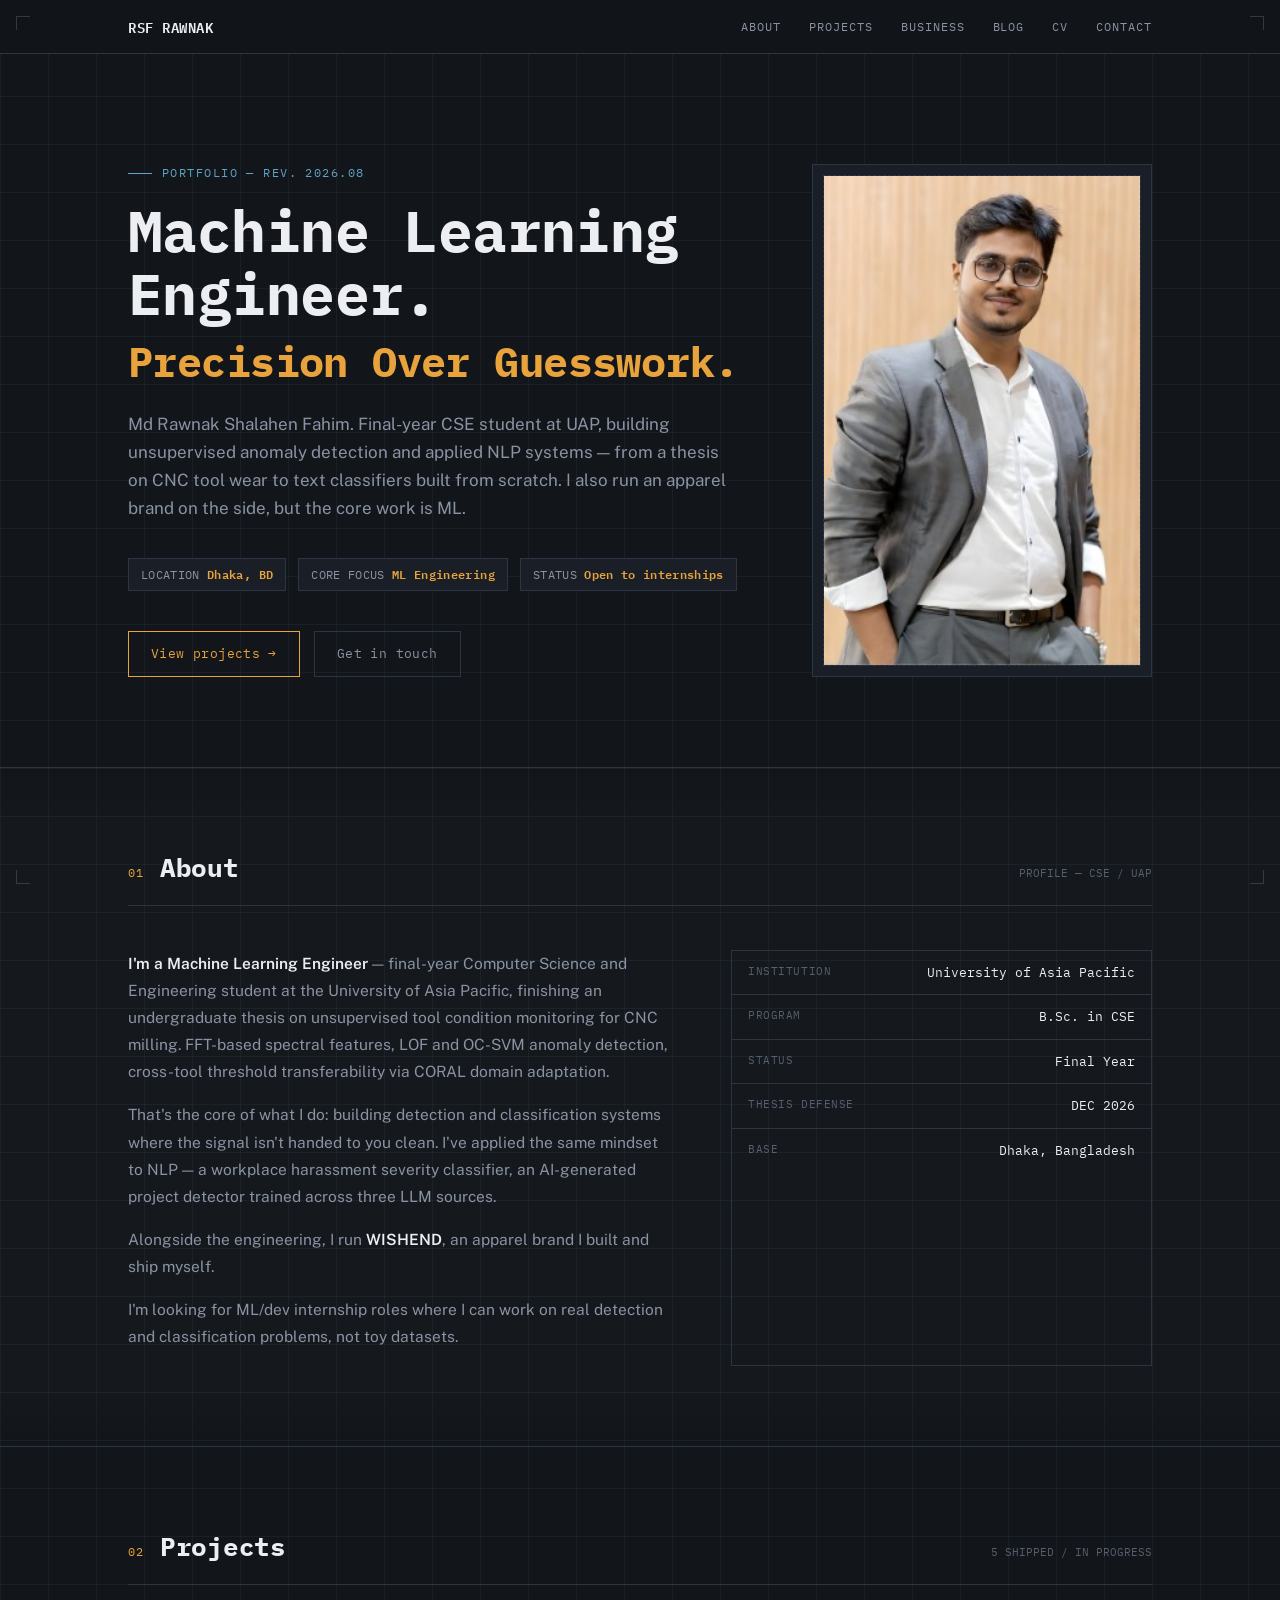
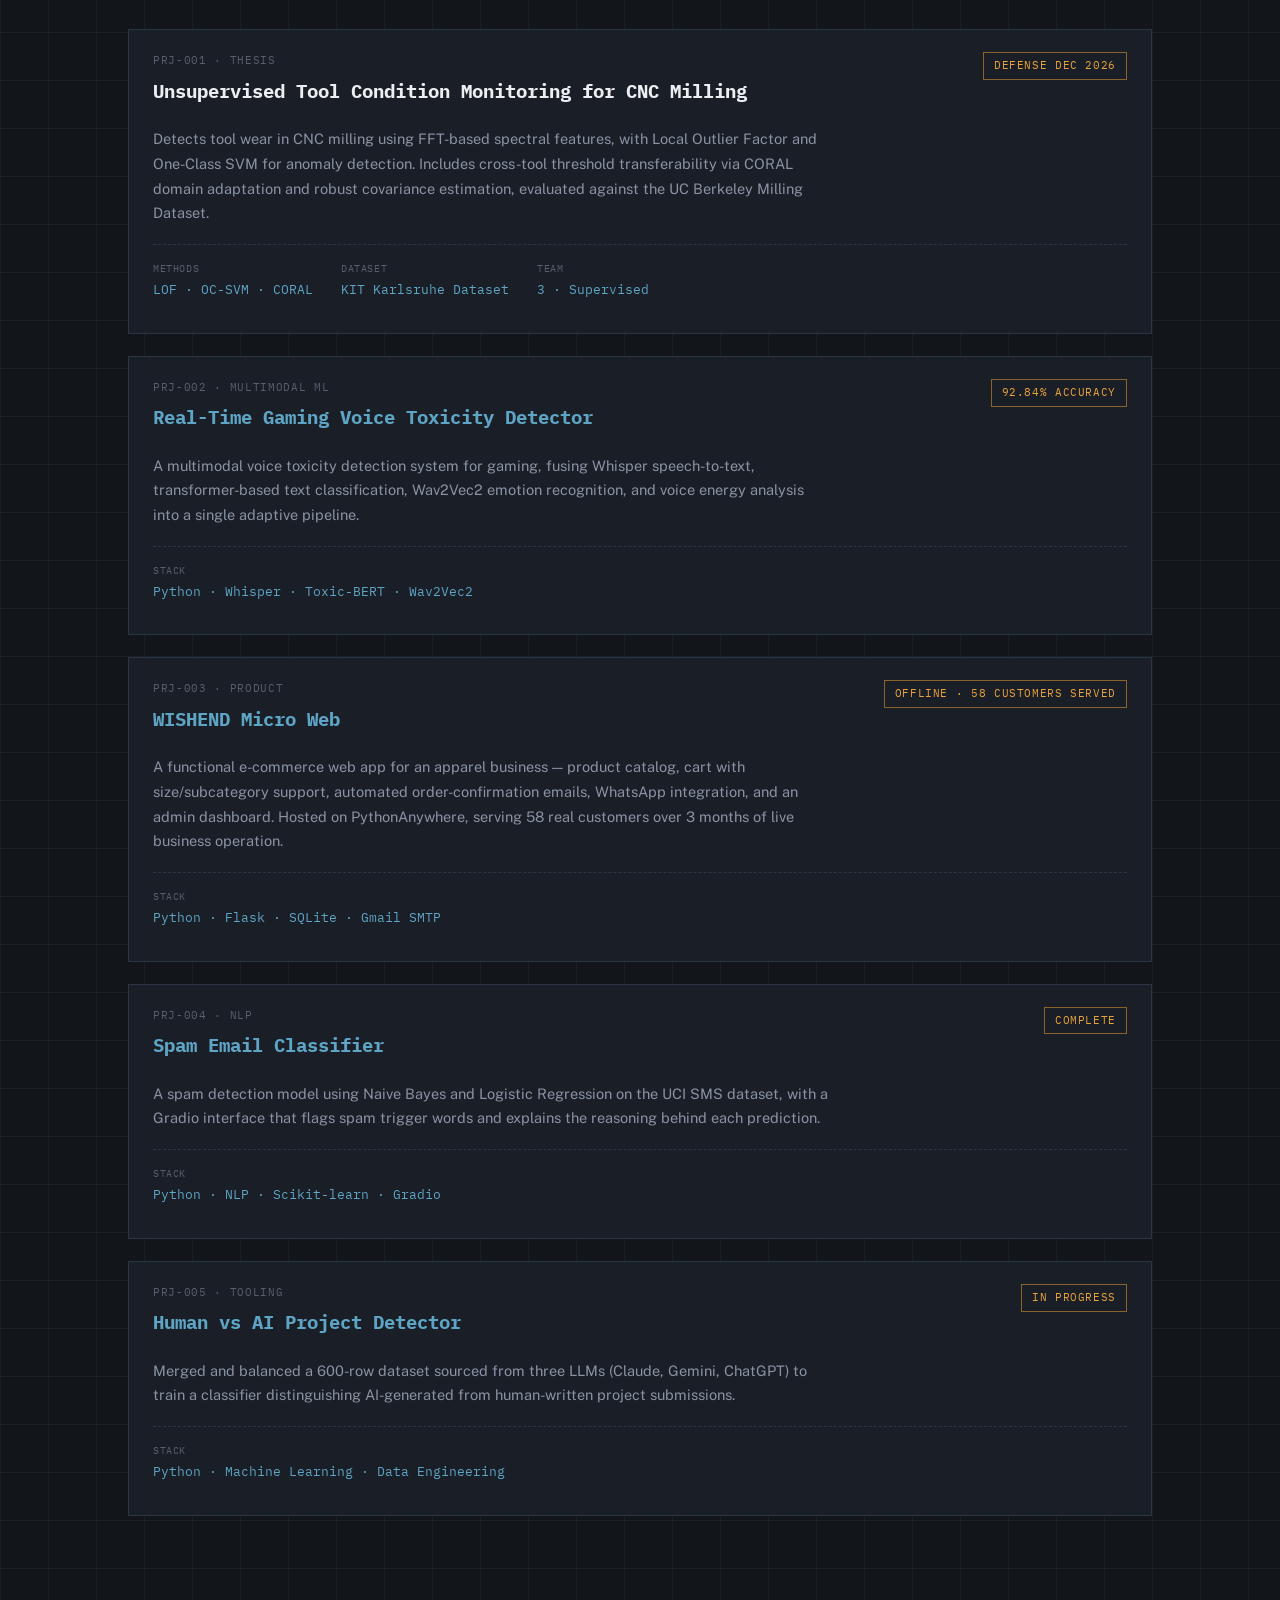
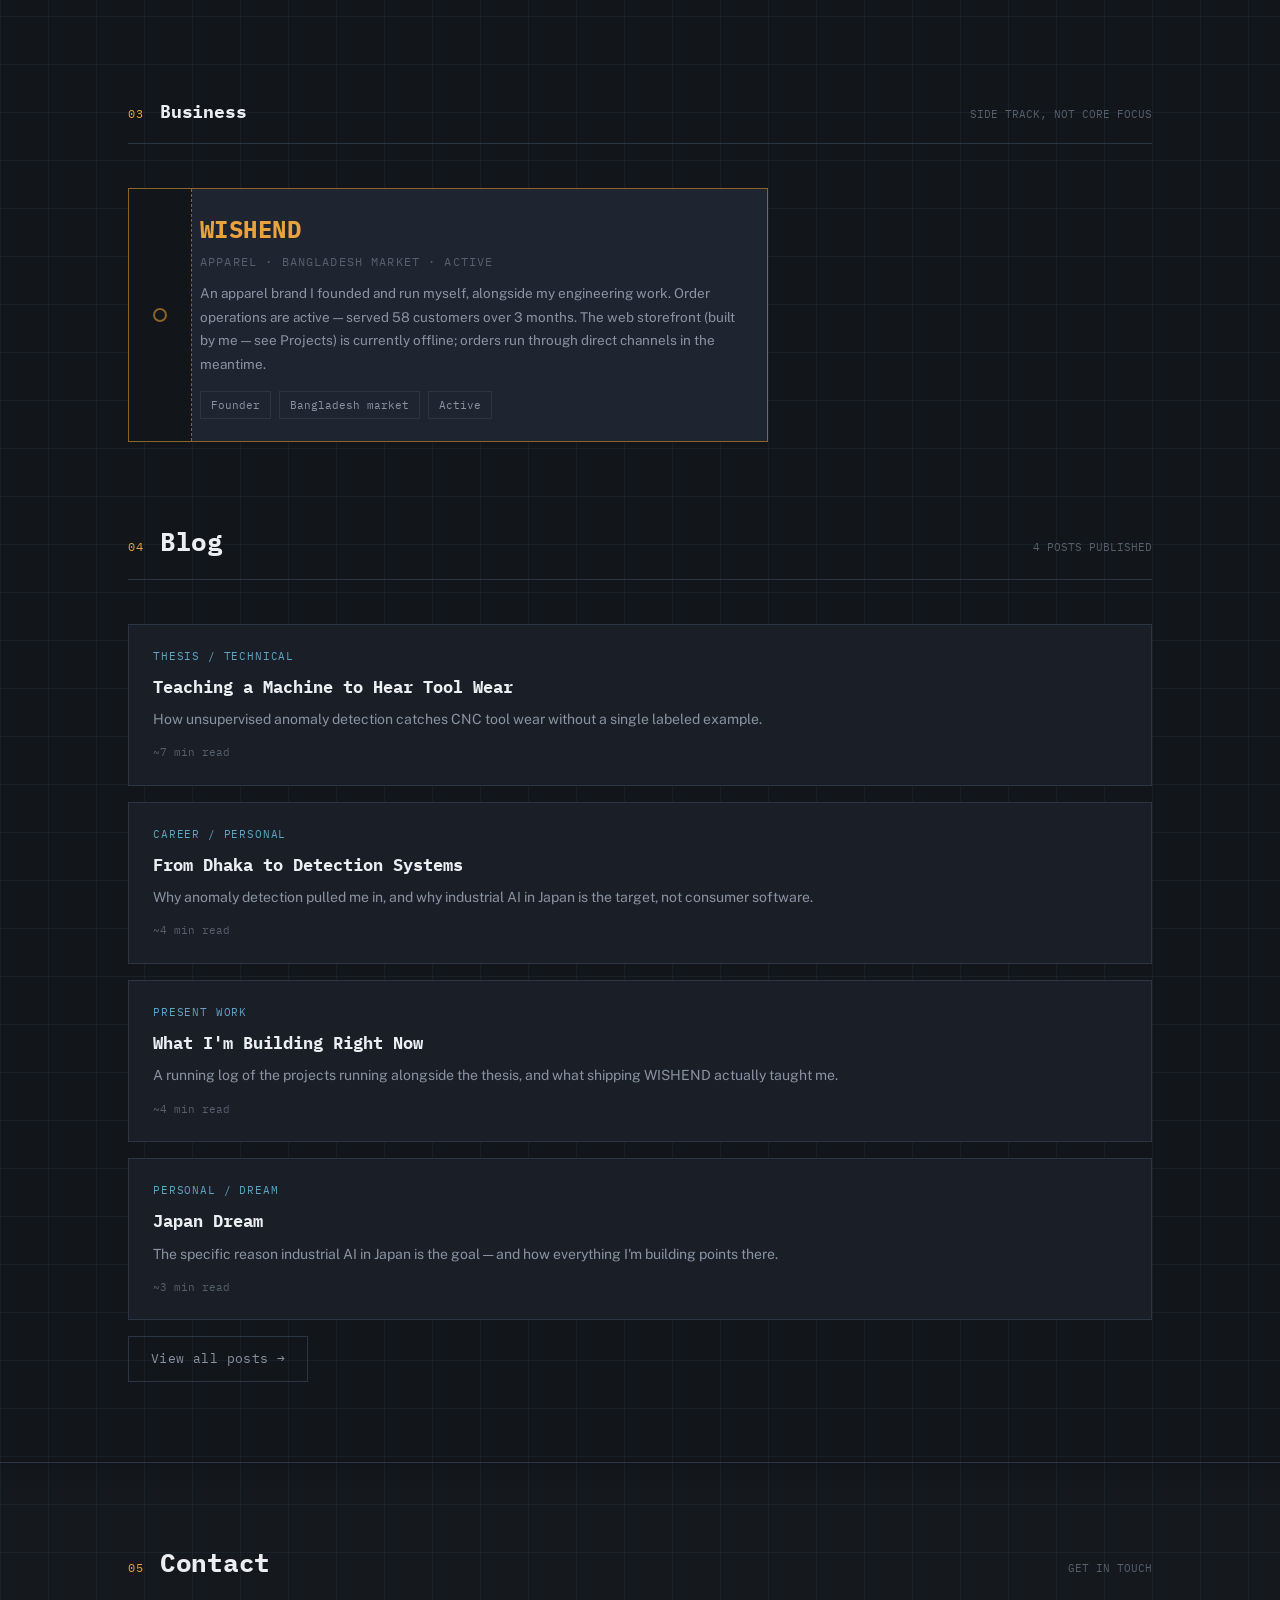
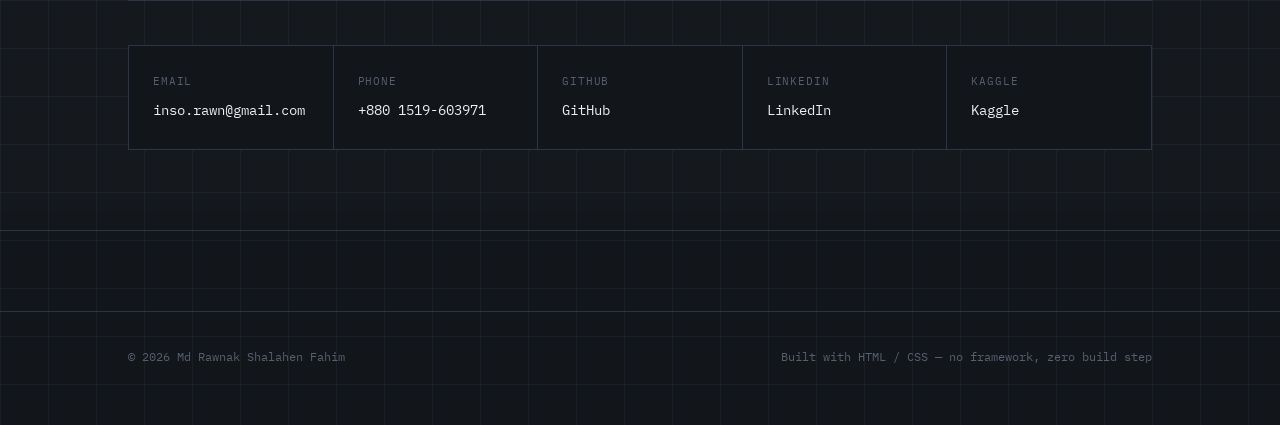
<file: index.html>
<!DOCTYPE html>
<html lang="en">
<head>
<meta charset="UTF-8">
<meta name="viewport" content="width=device-width, initial-scale=1.0">
<title>Rawnak Shalahen Fahim — Portfolio</title>
<link rel="preconnect" href="https://fonts.googleapis.com">
<link rel="preconnect" href="https://fonts.gstatic.com" crossorigin>
<link href="https://fonts.googleapis.com/css2?family=IBM+Plex+Mono:wght@400;500;600;700&family=Public+Sans:wght@400;500;600;700;800&display=swap" rel="stylesheet">
<link rel="stylesheet" href="style.css">
</head>
<body>

<div class="regmarks"><span class="tl"></span><span class="tr"></span><span class="bl"></span><span class="br"></span></div>

<header>
  <nav>
    <div class="logo"><a href="index.html">RSF RAWNAK</a></div>
    <div class="navlinks">
      <a href="#about">About</a>
      <a href="#projects">Projects</a>
      <a href="#Business">Business</a>
      <a href="blog/index.html">Blog</a>
      <a href="cv.html">CV</a>
      <a href="#contact">Contact</a>
    </div>
  </nav>
</header>

<main>
  <section class="hero">
    <div class="wrap">
      <div class="hero-grid">
        <div>
          <div class="eyebrow">Portfolio — Rev. 2026.08</div>
          <h1>Machine Learning Engineer.<br><span class="accent">Precision Over Guesswork.</span></h1>
          <p class="hero-sub">Md Rawnak Shalahen Fahim. Final-year CSE student at UAP, building unsupervised anomaly detection and applied NLP systems — from a thesis on CNC tool wear to text classifiers built from scratch. I also run an apparel brand on the side, but the core work is ML.</p>
          <div class="hero-meta">
            <div class="tag">LOCATION <b>Dhaka, BD</b></div>
            <div class="tag">CORE FOCUS <b>ML Engineering</b></div>
            <div class="tag">STATUS <b>Open to internships</b></div>
          </div>
          <div class="hero-cta">
            <a class="btn" href="#projects">View projects →</a>
            <a class="btn ghost" href="#contact">Get in touch</a>
          </div>
        </div>
        <div class="photo-frame">
          <div class="photo-box">
           <img src="Photo.jpg">
          </div>
        </div>
      </div>
    </div>
  </section>

  <section id="about" class="alt">
    <div class="wrap">
      <div class="sec-head">
        <span class="sec-code">01</span>
        <span class="sec-title">About</span>
        <span class="sec-sub">PROFILE — CSE / UAP</span>
      </div>
      <div class="about-grid reveal">
        <div class="about-text">
          <p><strong>I'm a Machine Learning Engineer</strong> — final-year Computer Science and Engineering student at the University of Asia Pacific, finishing an undergraduate thesis on unsupervised tool condition monitoring for CNC milling. FFT-based spectral features, LOF and OC-SVM anomaly detection, cross-tool threshold transferability via CORAL domain adaptation.</p>
          <p>That's the core of what I do: building detection and classification systems where the signal isn't handed to you clean. I've applied the same mindset to NLP — a workplace harassment severity classifier, an AI-generated project detector trained across three LLM sources.</p>
          <p>Alongside the engineering, I run <strong>WISHEND</strong>, an apparel brand I built and ship myself.</p>
          <p>I'm looking for ML/dev internship roles where I can work on real detection and classification problems, not toy datasets.</p>
        </div>
        <div class="spec-table">
          <div class="spec-row"><span class="k">Institution</span><span class="v">University of Asia Pacific</span></div>
          <div class="spec-row"><span class="k">Program</span><span class="v">B.Sc. in CSE</span></div>
          <div class="spec-row"><span class="k">Status</span><span class="v">Final Year</span></div>
          <div class="spec-row"><span class="k">Thesis Defense</span><span class="v">DEC 2026</span></div>
          <div class="spec-row"><span class="k">Base</span><span class="v">Dhaka, Bangladesh</span></div>
        </div>
      </div>
    </div>
  </section>

  <section id="projects">
  <div class="wrap">
    <div class="sec-head">
      <span class="sec-code">02</span>
      <span class="sec-title">Projects</span>
      <span class="sec-sub">5 SHIPPED / IN PROGRESS</span>
    </div>

    <div class="proj reveal">
      <div class="proj-top">
        <div>
          <div class="proj-id">PRJ-001 · THESIS</div>
          <div class="proj-name">Unsupervised Tool Condition Monitoring for CNC Milling</div>
        </div>
        <div class="proj-status">Defense Dec 2026</div>
      </div>
      <div class="proj-body">
        <p class="proj-desc">Detects tool wear in CNC milling using FFT-based spectral features, with Local Outlier Factor and One-Class SVM for anomaly detection. Includes cross-tool threshold transferability via CORAL domain adaptation and robust covariance estimation, evaluated against the UC Berkeley Milling Dataset.</p>
        <div class="proj-specs">
          <div class="proj-spec"><div class="label">Methods</div><div class="val">LOF · OC-SVM · CORAL</div></div>
          <div class="proj-spec"><div class="label">Dataset</div><div class="val">KIT Karlsruhe Dataset</div></div>
          <div class="proj-spec"><div class="label">Team</div><div class="val">3 · Supervised</div></div>
        </div>
      </div>
    </div>

    <div class="proj reveal">
      <div class="proj-top">
        <div>
          <div class="proj-id">PRJ-002 · MULTIMODAL ML</div>
          <div class="proj-name"><a href="https://github.com/rsf-rawnak/Real-Time-Gaming-Voice-Toxicity-Detector" target="_blank" style="color:var(--cyan);">Real-Time Gaming Voice Toxicity Detector</a></div>
        </div>
        <div class="proj-status">92.84% accuracy</div>
      </div>
      <div class="proj-body">
        <p class="proj-desc">A multimodal voice toxicity detection system for gaming, fusing Whisper speech-to-text, transformer-based text classification, Wav2Vec2 emotion recognition, and voice energy analysis into a single adaptive pipeline.</p>
        <div class="proj-specs">
          <div class="proj-spec"><div class="label">Stack</div><div class="val">Python · Whisper · Toxic-BERT · Wav2Vec2</div></div>
        </div>
      </div>
    </div>

    <div class="proj reveal">
      <div class="proj-top">
        <div>
          <div class="proj-id">PRJ-003 · PRODUCT</div>
          <div class="proj-name"><a href="https://github.com/rsf-rawnak/Wishend-Micro-Web" target="_blank" style="color:var(--cyan);">WISHEND Micro Web</a></div>
        </div>
        <div class="proj-status">Offline · 58 customers served</div>
      </div>
      <div class="proj-body">
        <p class="proj-desc">A functional e-commerce web app for an apparel business — product catalog, cart with size/subcategory support, automated order-confirmation emails, WhatsApp integration, and an admin dashboard. Hosted on PythonAnywhere, serving 58 real customers over 3 months of live business operation.</p>
        <div class="proj-specs">
          <div class="proj-spec"><div class="label">Stack</div><div class="val">Python · Flask · SQLite · Gmail SMTP</div></div>
        </div>
      </div>
    </div>

    <div class="proj reveal">
      <div class="proj-top">
        <div>
          <div class="proj-id">PRJ-004 · NLP</div>
          <div class="proj-name"><a href="https://github.com/rsf-rawnak/spam-email-classifier" target="_blank" style="color:var(--cyan);">Spam Email Classifier</a></div>
        </div>
        <div class="proj-status">Complete</div>
      </div>
      <div class="proj-body">
        <p class="proj-desc">A spam detection model using Naive Bayes and Logistic Regression on the UCI SMS dataset, with a Gradio interface that flags spam trigger words and explains the reasoning behind each prediction.</p>
        <div class="proj-specs">
          <div class="proj-spec"><div class="label">Stack</div><div class="val">Python · NLP · Scikit-learn · Gradio</div></div>
        </div>
      </div>
    </div>

    <div class="proj reveal">
      <div class="proj-top">
        <div>
          <div class="proj-id">PRJ-005 · TOOLING</div>
          <div class="proj-name"><a href="https://github.com/rsf-rawnak/Human-vs-AI-Project-Detector" target="_blank" style="color:var(--cyan);">Human vs AI Project Detector</a></div>
        </div>
        <div class="proj-status">In progress</div>
      </div>
      <div class="proj-body">
        <p class="proj-desc">Merged and balanced a 600-row dataset sourced from three LLMs (Claude, Gemini, ChatGPT) to train a classifier distinguishing AI-generated from human-written project submissions.</p>
        <div class="proj-specs">
          <div class="proj-spec"><div class="label">Stack</div><div class="val">Python · Machine Learning · Data Engineering</div></div>
        </div>
      </div>
    </div>

  </div>
</section>

  <section id="Business">
  <div class="wrap">
    <div class="sec-head">
      <span class="sec-code">03</span>
      <span class="sec-title" style="font-size:18px;">Business</span>
      <span class="sec-sub">SIDE TRACK, NOT CORE FOCUS</span>
    </div>
    <div class="tag-card reveal" style="max-width:640px;">
      <div class="tag-punch"><div class="tag-hole"></div></div>
      <div class="tag-content" style="padding:22px 26px 22px 8px;">
        <div class="tag-brand"><a href="https://www.linktree.com/wishend.company/" target="_blank" rel="noopener noreferrer">WISHEND</a></div>
        <div class="tag-line" style="margin-bottom:12px;">Apparel · Bangladesh Market · Active</div>
        <p class="tag-desc" style="font-size:13.5px;margin-bottom:14px;">An apparel brand I founded and run myself, alongside my engineering work. Order operations are active — served 58 customers over 3 months. The web storefront (built by me — see Projects) is currently offline; orders run through direct channels in the meantime.</p>
        <div class="stack-list">
          <span class="stack-chip">Founder</span>
          <span class="stack-chip">Bangladesh market</span>
          <span class="stack-chip">Active</span>
        </div>
      </div>
    </div>
  </div>

  <section id="blog">
    <div class="wrap">
      <div class="sec-head">
        <span class="sec-code">04</span>
        <span class="sec-title">Blog</span>
        <span class="sec-sub">4 POSTS PUBLISHED</span>
      </div>
      <div class="reveal">
        <a class="post-card" href="blog/thesis-anomaly-detection.html">
          <div class="post-card-cat">Thesis / Technical</div>
          <div class="post-card-title">Teaching a Machine to Hear Tool Wear</div>
          <div class="post-card-desc">How unsupervised anomaly detection catches CNC tool wear without a single labeled example.</div>
          <div class="post-card-meta">~7 min read</div>
        </a>
        <a class="post-card" href="blog/career-journey.html">
          <div class="post-card-cat">Career / Personal</div>
          <div class="post-card-title">From Dhaka to Detection Systems</div>
          <div class="post-card-desc">Why anomaly detection pulled me in, and why industrial AI in Japan is the target, not consumer software.</div>
          <div class="post-card-meta">~4 min read</div>
        </a>
        <a class="post-card" href="blog/present-works.html">
          <div class="post-card-cat">Present Work</div>
          <div class="post-card-title">What I'm Building Right Now</div>
          <div class="post-card-desc">A running log of the projects running alongside the thesis, and what shipping WISHEND actually taught me.</div>
          <div class="post-card-meta">~4 min read</div>
        </a>
        <a class="post-card" href="blog/japan-dream.html">
          <div class="post-card-cat">Personal / Dream</div>
          <div class="post-card-title">Japan Dream</div>
          <div class="post-card-desc">The specific reason industrial AI in Japan is the goal — and how everything I'm building points there.</div>
          <div class="post-card-meta">~3 min read</div>
        </a>
      </div>
      <div style="margin-top:8px;">
        <a class="btn ghost" href="blog/index.html">View all posts →</a>
      </div>
    </div>
  </section>

  <section id="contact" class="alt">
    <div class="wrap">
      <div class="sec-head">
        <span class="sec-code">05</span>
        <span class="sec-title">Contact</span>
        <span class="sec-sub">GET IN TOUCH</span>
      </div>
      <div class="contact-grid reveal">
        <div class="contact-cell">
          <div class="label">Email</div>
          <div class="value"><a href="https://mail.google.com/mail/?view=cm&fs=1&to=inso.rawn@gmail.com" target="_blank" rel="noopener noreferrer">inso.rawn@gmail.com</a></div>
        </div>
        <div class="contact-cell">
          <div class="label">Phone</div>
          <div class="value"><a href="tel:+8801519603971">+880 1519-603971</a></div>
        </div>
        <div class="contact-cell">
          <div class="label">GitHub</div>
          <div class="value"><a href="https://github.com/rsf-rawnak/" target="_blank" rel="noopener noreferrer">GitHub</a></div>
        </div>
        <div class="contact-cell">
          <div class="label">LinkedIn</div>
          <div class="value"><a href="https://www.linkedin.com/in/rsf-rawnak/" target="_blank" rel="noopener noreferrer">LinkedIn</a>
</div>
        </div>
        <div class="contact-cell">
          <div class="label">Kaggle</div>
          <div class="value"><a href="https://www.kaggle.com/rsfrawnak/" target="_blank" rel="noopener noreferrer">Kaggle</a></div>
        </div>
      </div>
    </div>
  </section>
</main>

<footer>
  <div class="wrap foot-row">
    <span>© 2026 Md Rawnak Shalahen Fahim</span>
    <span>Built with HTML / CSS — no framework, zero build step</span>
  </div>
</footer>

<script>
  const io = new IntersectionObserver((entries)=>{
    entries.forEach(e=>{ if(e.isIntersecting){ e.target.classList.add('in'); io.unobserve(e.target);} });
  },{threshold:0.12});
  document.querySelectorAll('.reveal').forEach(el=>io.observe(el));
</script>

</body>
</html>
</file>
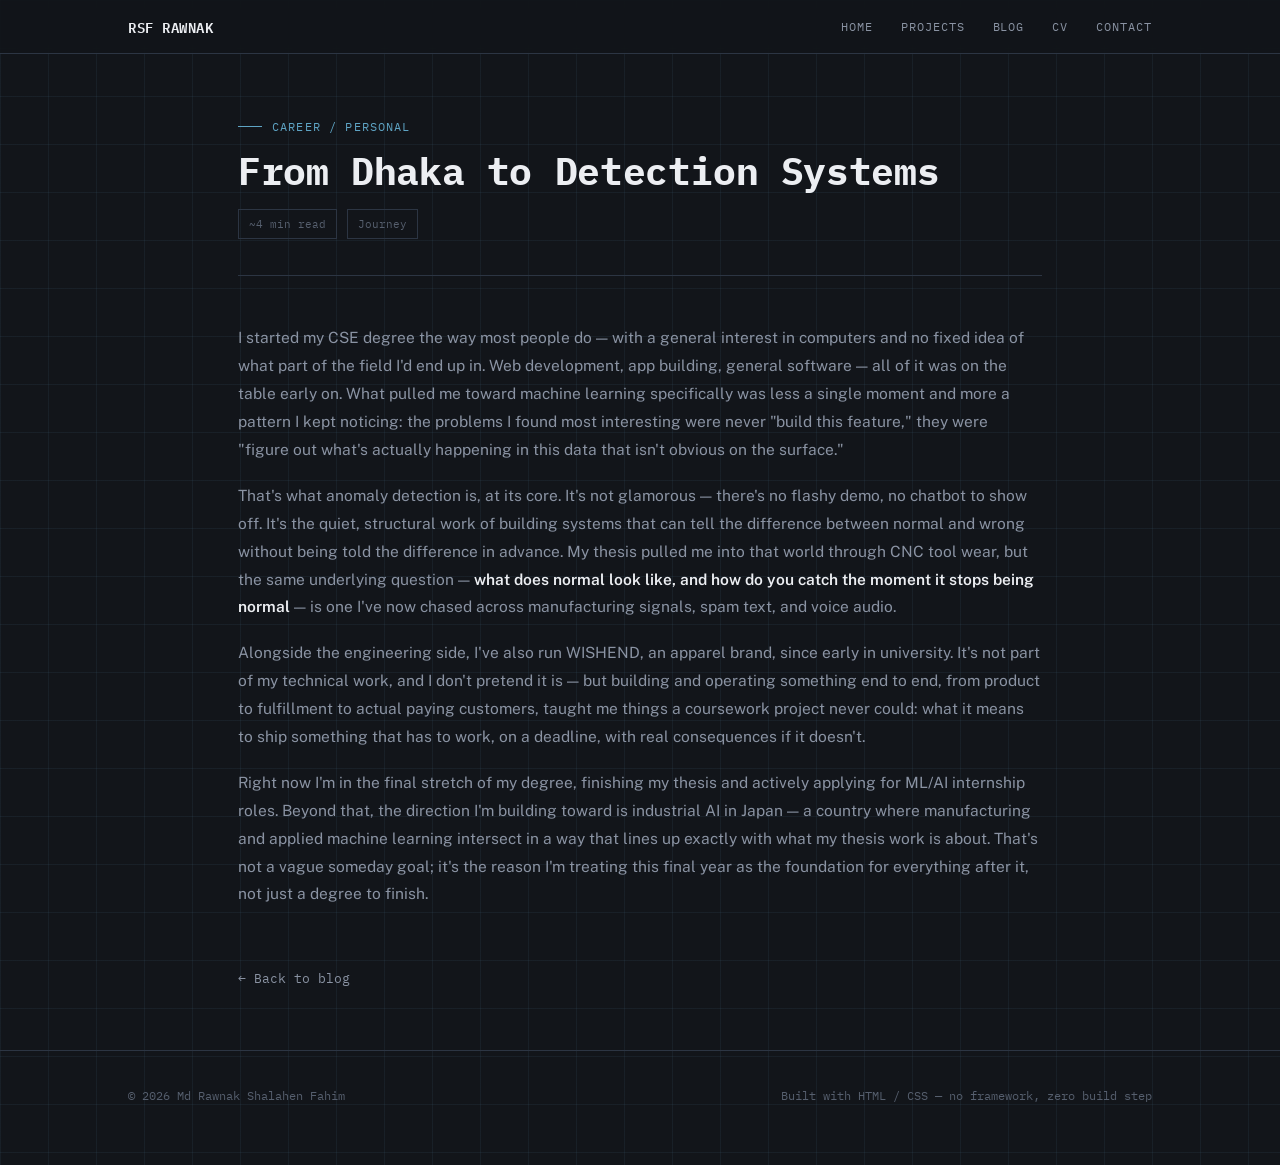
<file: blog/career-journey.html>
<!DOCTYPE html>
<html lang="en">
<head>
<meta charset="UTF-8">
<meta name="viewport" content="width=device-width, initial-scale=1.0">
<title>From Dhaka to Detection Systems — Rawnak Shalahen Fahim</title>
<link rel="preconnect" href="https://fonts.googleapis.com">
<link rel="preconnect" href="https://fonts.gstatic.com" crossorigin>
<link href="https://fonts.googleapis.com/css2?family=IBM+Plex+Mono:wght@400;500;600;700&family=Public+Sans:wght@400;500;600;700;800&display=swap" rel="stylesheet">
<link rel="stylesheet" href="../style.css">
</head>
<body>

<header>
  <nav>
    <div class="logo"><a href="../index.html">RSF RAWNAK</a></div>
    <div class="navlinks">
      <a href="../index.html">Home</a>
      <a href="../index.html#projects">Projects</a>
      <a href="index.html">Blog</a>
      <a href="../cv.html">CV</a>
      <a href="../index.html#contact">Contact</a>
    </div>
  </nav>
</header>

<main class="wrap-narrow">
  <div class="post-head">
    <div class="post-cat">Career / Personal</div>
    <h1 class="post-title">From Dhaka to Detection Systems</h1>
    <div class="post-meta-row">
      <span>~4 min read</span>
      <span>Journey</span>
    </div>
  </div>

  <div class="post-body">
    <p>I started my CSE degree the way most people do — with a general interest in computers and no fixed idea of what part of the field I'd end up in. Web development, app building, general software — all of it was on the table early on. What pulled me toward machine learning specifically was less a single moment and more a pattern I kept noticing: the problems I found most interesting were never "build this feature," they were "figure out what's actually happening in this data that isn't obvious on the surface."</p>

    <p>That's what anomaly detection is, at its core. It's not glamorous — there's no flashy demo, no chatbot to show off. It's the quiet, structural work of building systems that can tell the difference between normal and wrong without being told the difference in advance. My thesis pulled me into that world through CNC tool wear, but the same underlying question — <strong>what does normal look like, and how do you catch the moment it stops being normal</strong> — is one I've now chased across manufacturing signals, spam text, and voice audio.</p>

    <p>Alongside the engineering side, I've also run WISHEND, an apparel brand, since early in university. It's not part of my technical work, and I don't pretend it is — but building and operating something end to end, from product to fulfillment to actual paying customers, taught me things a coursework project never could: what it means to ship something that has to work, on a deadline, with real consequences if it doesn't.</p>

    <p>Right now I'm in the final stretch of my degree, finishing my thesis and actively applying for ML/AI internship roles. Beyond that, the direction I'm building toward is industrial AI in Japan — a country where manufacturing and applied machine learning intersect in a way that lines up exactly with what my thesis work is about. That's not a vague someday goal; it's the reason I'm treating this final year as the foundation for everything after it, not just a degree to finish.</p>
  </div>

  <div class="post-nav-back">
    <a href="index.html">← Back to blog</a>
  </div>
</main>

<footer>
  <div class="wrap foot-row">
    <span>© 2026 Md Rawnak Shalahen Fahim</span>
    <span>Built with HTML / CSS — no framework, zero build step</span>
  </div>
</footer>

</body>
</html>
</file>
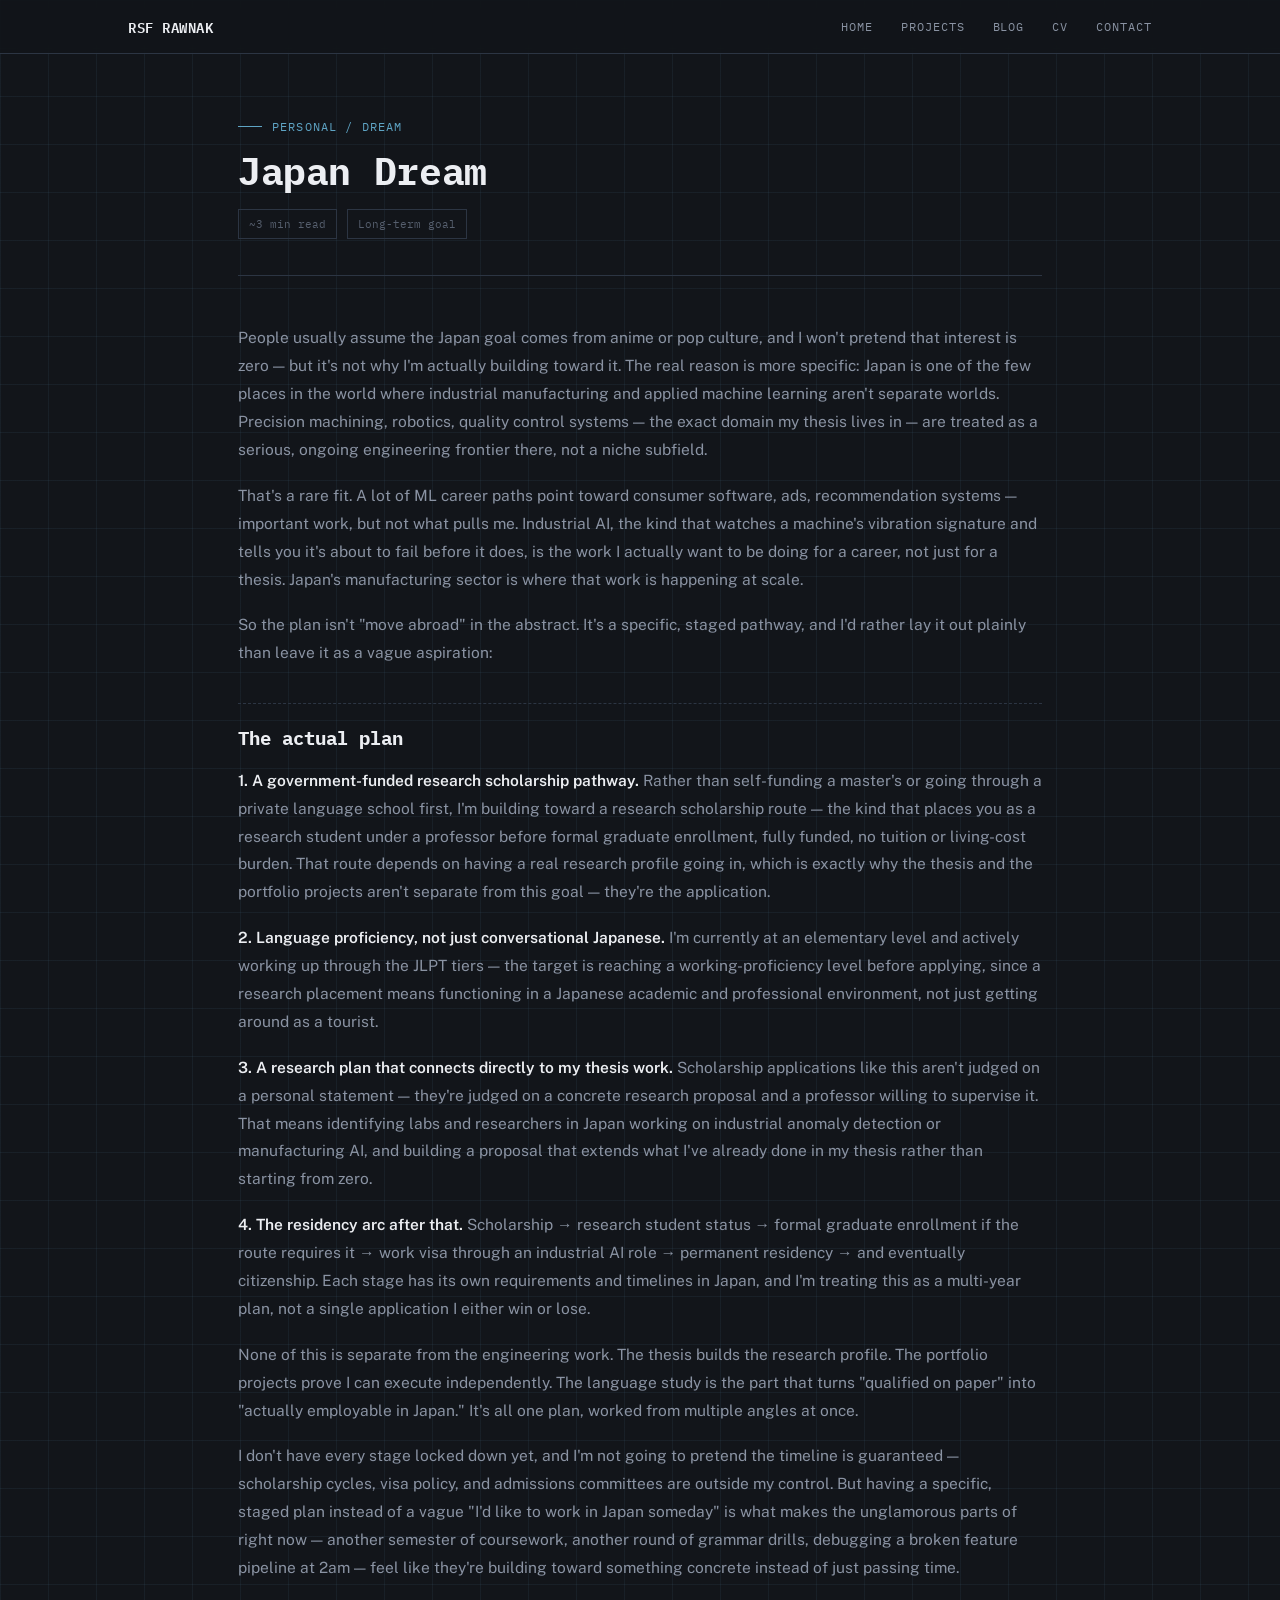
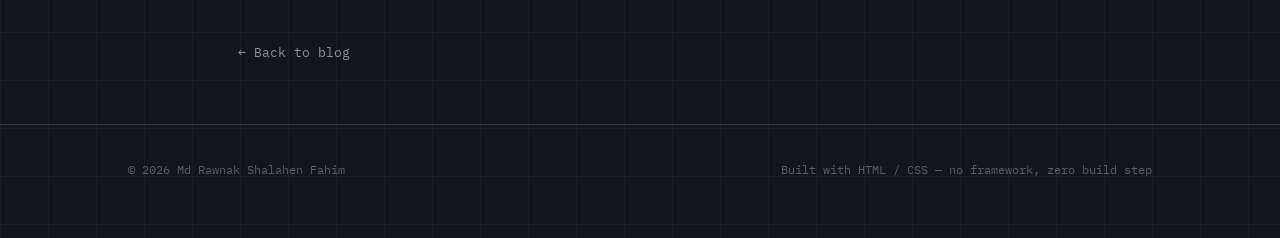
<file: blog/japan-dream.html>
<!DOCTYPE html>
<html lang="en">
<head>
<meta charset="UTF-8">
<meta name="viewport" content="width=device-width, initial-scale=1.0">
<title>Japan Dream — Rawnak Shalahen Fahim</title>
<link rel="preconnect" href="https://fonts.googleapis.com">
<link rel="preconnect" href="https://fonts.gstatic.com" crossorigin>
<link href="https://fonts.googleapis.com/css2?family=IBM+Plex+Mono:wght@400;500;600;700&family=Public+Sans:wght@400;500;600;700;800&display=swap" rel="stylesheet">
<link rel="stylesheet" href="../style.css">
</head>
<body>

<header>
  <nav>
    <div class="logo"><a href="../index.html">RSF RAWNAK</a></div>
    <div class="navlinks">
      <a href="../index.html">Home</a>
      <a href="../index.html#projects">Projects</a>
      <a href="index.html">Blog</a>
      <a href="../cv.html">CV</a>
      <a href="../index.html#contact">Contact</a>
    </div>
  </nav>
</header>

<main class="wrap-narrow">
  <div class="post-head">
    <div class="post-cat">Personal / Dream</div>
    <h1 class="post-title">Japan Dream</h1>
    <div class="post-meta-row">
      <span>~3 min read</span>
      <span>Long-term goal</span>
    </div>
  </div>

  <div class="post-body">
    <p>People usually assume the Japan goal comes from anime or pop culture, and I won't pretend that interest is zero — but it's not why I'm actually building toward it. The real reason is more specific: Japan is one of the few places in the world where industrial manufacturing and applied machine learning aren't separate worlds. Precision machining, robotics, quality control systems — the exact domain my thesis lives in — are treated as a serious, ongoing engineering frontier there, not a niche subfield.</p>

    <p>That's a rare fit. A lot of ML career paths point toward consumer software, ads, recommendation systems — important work, but not what pulls me. Industrial AI, the kind that watches a machine's vibration signature and tells you it's about to fail before it does, is the work I actually want to be doing for a career, not just for a thesis. Japan's manufacturing sector is where that work is happening at scale.</p>

    <p>So the plan isn't "move abroad" in the abstract. It's a specific, staged pathway, and I'd rather lay it out plainly than leave it as a vague aspiration:</p>

    <h2>The actual plan</h2>
    <p><strong>1. A government-funded research scholarship pathway.</strong> Rather than self-funding a master's or going through a private language school first, I'm building toward a research scholarship route — the kind that places you as a research student under a professor before formal graduate enrollment, fully funded, no tuition or living-cost burden. That route depends on having a real research profile going in, which is exactly why the thesis and the portfolio projects aren't separate from this goal — they're the application.</p>
    <p><strong>2. Language proficiency, not just conversational Japanese.</strong> I'm currently at an elementary level and actively working up through the JLPT tiers — the target is reaching a working-proficiency level before applying, since a research placement means functioning in a Japanese academic and professional environment, not just getting around as a tourist.</p>
    <p><strong>3. A research plan that connects directly to my thesis work.</strong> Scholarship applications like this aren't judged on a personal statement — they're judged on a concrete research proposal and a professor willing to supervise it. That means identifying labs and researchers in Japan working on industrial anomaly detection or manufacturing AI, and building a proposal that extends what I've already done in my thesis rather than starting from zero.</p>
    <p><strong>4. The residency arc after that.</strong> Scholarship → research student status → formal graduate enrollment if the route requires it → work visa through an industrial AI role → permanent residency → and eventually citizenship. Each stage has its own requirements and timelines in Japan, and I'm treating this as a multi-year plan, not a single application I either win or lose.</p>

    <p>None of this is separate from the engineering work. The thesis builds the research profile. The portfolio projects prove I can execute independently. The language study is the part that turns "qualified on paper" into "actually employable in Japan." It's all one plan, worked from multiple angles at once.</p>

    <p>I don't have every stage locked down yet, and I'm not going to pretend the timeline is guaranteed — scholarship cycles, visa policy, and admissions committees are outside my control. But having a specific, staged plan instead of a vague "I'd like to work in Japan someday" is what makes the unglamorous parts of right now — another semester of coursework, another round of grammar drills, debugging a broken feature pipeline at 2am — feel like they're building toward something concrete instead of just passing time.</p>
  </div>

  <div class="post-nav-back">
    <a href="index.html">← Back to blog</a>
  </div>
</main>

<footer>
  <div class="wrap foot-row">
    <span>© 2026 Md Rawnak Shalahen Fahim</span>
    <span>Built with HTML / CSS — no framework, zero build step</span>
  </div>
</footer>

</body>
</html>
</file>
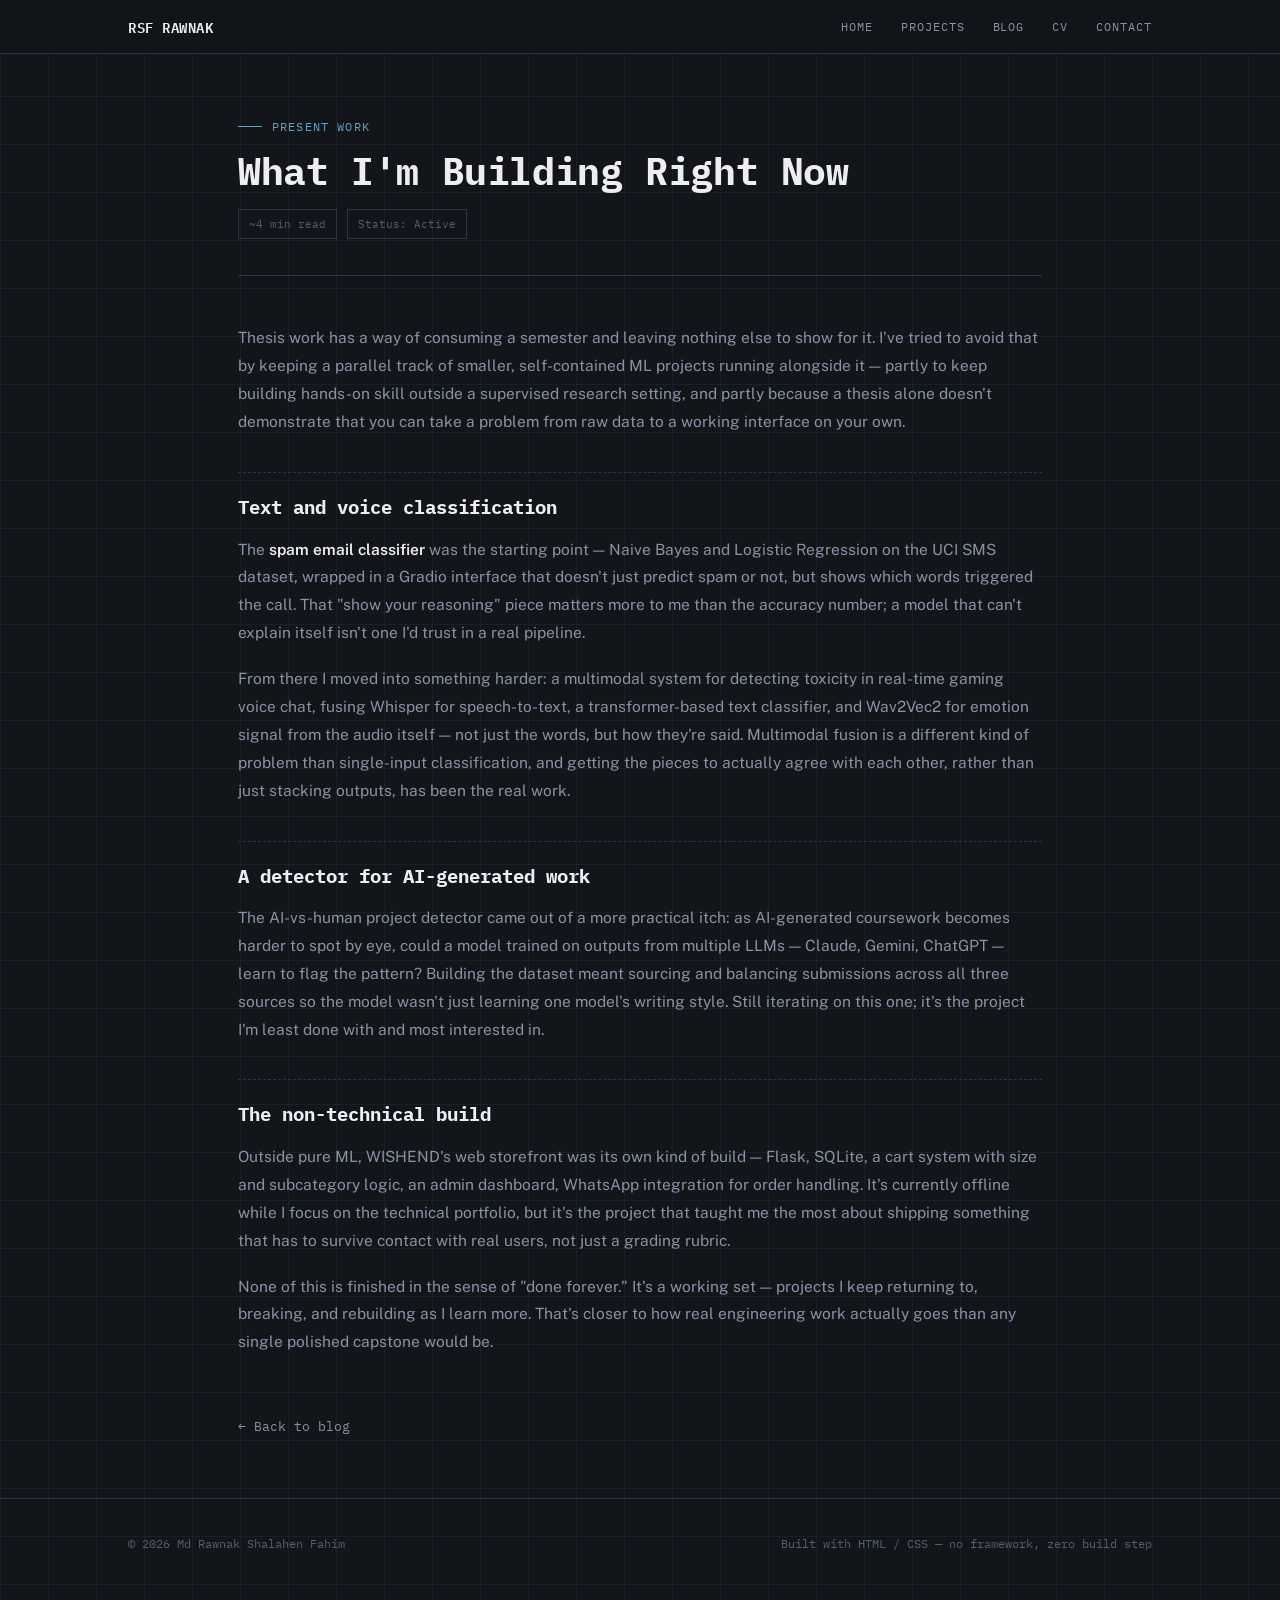
<file: blog/present-works.html>
<!DOCTYPE html>
<html lang="en">
<head>
<meta charset="UTF-8">
<meta name="viewport" content="width=device-width, initial-scale=1.0">
<title>What I'm Building Right Now — Rawnak Shalahen Fahim</title>
<link rel="preconnect" href="https://fonts.googleapis.com">
<link rel="preconnect" href="https://fonts.gstatic.com" crossorigin>
<link href="https://fonts.googleapis.com/css2?family=IBM+Plex+Mono:wght@400;500;600;700&family=Public+Sans:wght@400;500;600;700;800&display=swap" rel="stylesheet">
<link rel="stylesheet" href="../style.css">
</head>
<body>

<header>
  <nav>
    <div class="logo"><a href="../index.html">RSF RAWNAK</a></div>
    <div class="navlinks">
      <a href="../index.html">Home</a>
      <a href="../index.html#projects">Projects</a>
      <a href="index.html">Blog</a>
      <a href="../cv.html">CV</a>
      <a href="../index.html#contact">Contact</a>
    </div>
  </nav>
</header>

<main class="wrap-narrow">
  <div class="post-head">
    <div class="post-cat">Present Work</div>
    <h1 class="post-title">What I'm Building Right Now</h1>
    <div class="post-meta-row">
      <span>~4 min read</span>
      <span>Status: Active</span>
    </div>
  </div>

  <div class="post-body">
    <p>Thesis work has a way of consuming a semester and leaving nothing else to show for it. I've tried to avoid that by keeping a parallel track of smaller, self-contained ML projects running alongside it — partly to keep building hands-on skill outside a supervised research setting, and partly because a thesis alone doesn't demonstrate that you can take a problem from raw data to a working interface on your own.</p>

    <h2>Text and voice classification</h2>
    <p>The <strong>spam email classifier</strong> was the starting point — Naive Bayes and Logistic Regression on the UCI SMS dataset, wrapped in a Gradio interface that doesn't just predict spam or not, but shows which words triggered the call. That "show your reasoning" piece matters more to me than the accuracy number; a model that can't explain itself isn't one I'd trust in a real pipeline.</p>
    <p>From there I moved into something harder: a multimodal system for detecting toxicity in real-time gaming voice chat, fusing Whisper for speech-to-text, a transformer-based text classifier, and Wav2Vec2 for emotion signal from the audio itself — not just the words, but how they're said. Multimodal fusion is a different kind of problem than single-input classification, and getting the pieces to actually agree with each other, rather than just stacking outputs, has been the real work.</p>

    <h2>A detector for AI-generated work</h2>
    <p>The AI-vs-human project detector came out of a more practical itch: as AI-generated coursework becomes harder to spot by eye, could a model trained on outputs from multiple LLMs — Claude, Gemini, ChatGPT — learn to flag the pattern? Building the dataset meant sourcing and balancing submissions across all three sources so the model wasn't just learning one model's writing style. Still iterating on this one; it's the project I'm least done with and most interested in.</p>

    <h2>The non-technical build</h2>
    <p>Outside pure ML, WISHEND's web storefront was its own kind of build — Flask, SQLite, a cart system with size and subcategory logic, an admin dashboard, WhatsApp integration for order handling. It's currently offline while I focus on the technical portfolio, but it's the project that taught me the most about shipping something that has to survive contact with real users, not just a grading rubric.</p>

    <p>None of this is finished in the sense of "done forever." It's a working set — projects I keep returning to, breaking, and rebuilding as I learn more. That's closer to how real engineering work actually goes than any single polished capstone would be.</p>
  </div>

  <div class="post-nav-back">
    <a href="index.html">← Back to blog</a>
  </div>
</main>

<footer>
  <div class="wrap foot-row">
    <span>© 2026 Md Rawnak Shalahen Fahim</span>
    <span>Built with HTML / CSS — no framework, zero build step</span>
  </div>
</footer>

</body>
</html>
</file>
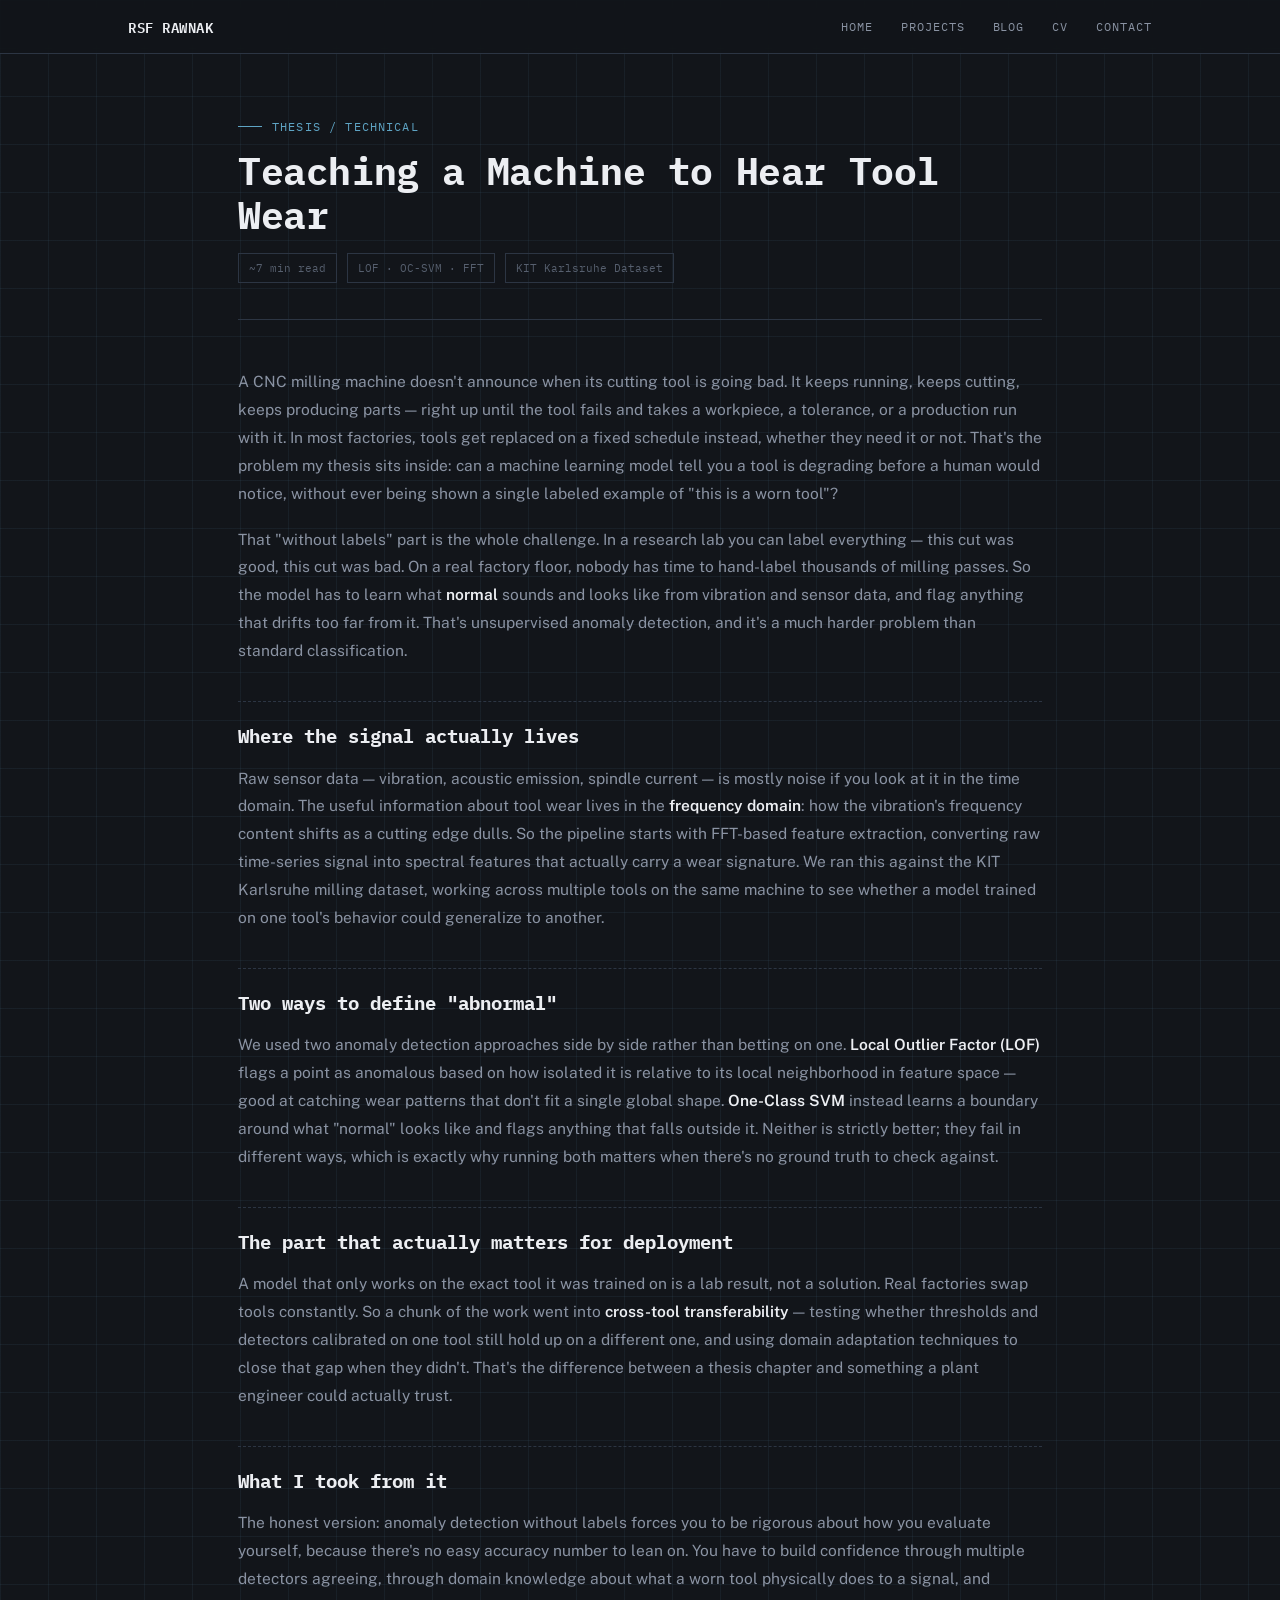
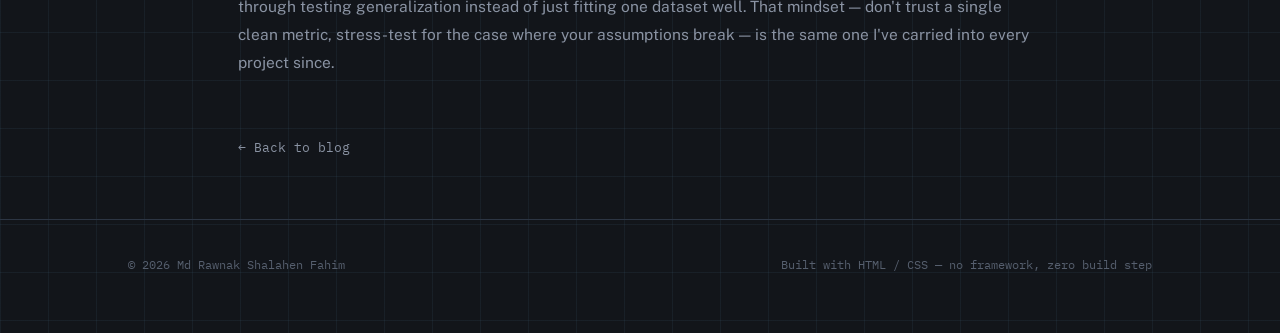
<file: blog/thesis-anomaly-detection.html>
<!DOCTYPE html>
<html lang="en">
<head>
<meta charset="UTF-8">
<meta name="viewport" content="width=device-width, initial-scale=1.0">
<title>Teaching a Machine to Hear Tool Wear — Rawnak Shalahen Fahim</title>
<link rel="preconnect" href="https://fonts.googleapis.com">
<link rel="preconnect" href="https://fonts.gstatic.com" crossorigin>
<link href="https://fonts.googleapis.com/css2?family=IBM+Plex+Mono:wght@400;500;600;700&family=Public+Sans:wght@400;500;600;700;800&display=swap" rel="stylesheet">
<link rel="stylesheet" href="../style.css">
</head>
<body>

<header>
  <nav>
    <div class="logo"><a href="../index.html">RSF RAWNAK</a></div>
    <div class="navlinks">
      <a href="../index.html">Home</a>
      <a href="../index.html#projects">Projects</a>
      <a href="index.html">Blog</a>
      <a href="../cv.html">CV</a>
      <a href="../index.html#contact">Contact</a>
    </div>
  </nav>
</header>

<main class="wrap-narrow">
  <div class="post-head">
    <div class="post-cat">Thesis / Technical</div>
    <h1 class="post-title">Teaching a Machine to Hear Tool Wear</h1>
    <div class="post-meta-row">
      <span>~7 min read</span>
      <span>LOF · OC-SVM · FFT</span>
      <span>KIT Karlsruhe Dataset</span>
    </div>
  </div>

  <div class="post-body">
    <p>A CNC milling machine doesn't announce when its cutting tool is going bad. It keeps running, keeps cutting, keeps producing parts — right up until the tool fails and takes a workpiece, a tolerance, or a production run with it. In most factories, tools get replaced on a fixed schedule instead, whether they need it or not. That's the problem my thesis sits inside: can a machine learning model tell you a tool is degrading before a human would notice, without ever being shown a single labeled example of "this is a worn tool"?</p>

    <p>That "without labels" part is the whole challenge. In a research lab you can label everything — this cut was good, this cut was bad. On a real factory floor, nobody has time to hand-label thousands of milling passes. So the model has to learn what <strong>normal</strong> sounds and looks like from vibration and sensor data, and flag anything that drifts too far from it. That's unsupervised anomaly detection, and it's a much harder problem than standard classification.</p>

    <h2>Where the signal actually lives</h2>
    <p>Raw sensor data — vibration, acoustic emission, spindle current — is mostly noise if you look at it in the time domain. The useful information about tool wear lives in the <strong>frequency domain</strong>: how the vibration's frequency content shifts as a cutting edge dulls. So the pipeline starts with FFT-based feature extraction, converting raw time-series signal into spectral features that actually carry a wear signature. We ran this against the KIT Karlsruhe milling dataset, working across multiple tools on the same machine to see whether a model trained on one tool's behavior could generalize to another.</p>

    <h2>Two ways to define "abnormal"</h2>
    <p>We used two anomaly detection approaches side by side rather than betting on one. <strong>Local Outlier Factor (LOF)</strong> flags a point as anomalous based on how isolated it is relative to its local neighborhood in feature space — good at catching wear patterns that don't fit a single global shape. <strong>One-Class SVM</strong> instead learns a boundary around what "normal" looks like and flags anything that falls outside it. Neither is strictly better; they fail in different ways, which is exactly why running both matters when there's no ground truth to check against.</p>

    <h2>The part that actually matters for deployment</h2>
    <p>A model that only works on the exact tool it was trained on is a lab result, not a solution. Real factories swap tools constantly. So a chunk of the work went into <strong>cross-tool transferability</strong> — testing whether thresholds and detectors calibrated on one tool still hold up on a different one, and using domain adaptation techniques to close that gap when they didn't. That's the difference between a thesis chapter and something a plant engineer could actually trust.</p>

    <h2>What I took from it</h2>
    <p>The honest version: anomaly detection without labels forces you to be rigorous about how you evaluate yourself, because there's no easy accuracy number to lean on. You have to build confidence through multiple detectors agreeing, through domain knowledge about what a worn tool physically does to a signal, and through testing generalization instead of just fitting one dataset well. That mindset — don't trust a single clean metric, stress-test for the case where your assumptions break — is the same one I've carried into every project since.</p>
  </div>

  <div class="post-nav-back">
    <a href="index.html">← Back to blog</a>
  </div>
</main>

<footer>
  <div class="wrap foot-row">
    <span>© 2026 Md Rawnak Shalahen Fahim</span>
    <span>Built with HTML / CSS — no framework, zero build step</span>
  </div>
</footer>

</body>
</html>
</file>
<file: style.css>
:root{
  --bg: #12151a;
  --panel: #1a1f27;
  --panel-2: #1f2530;
  --line: #2c3543;
  --grid: rgba(94,164,196,0.08);
  --cyan: #5ea4c4;
  --amber: #e8a33d;
  --amber-dim: #8a6428;
  --text: #eceef2;
  --text-dim: #8a93a3;
  --text-faint: #565f6e;
  --mono: 'IBM Plex Mono', monospace;
  --sans: 'Public Sans', sans-serif;
}
*{margin:0;padding:0;box-sizing:border-box;}
html{scroll-behavior:smooth;}
body{
  background:
    linear-gradient(var(--grid) 1px, transparent 1px) 0 0/48px 48px,
    linear-gradient(90deg, var(--grid) 1px, transparent 1px) 0 0/48px 48px,
    var(--bg);
  color:var(--text);
  font-family:var(--sans);
  line-height:1.5;
  -webkit-font-smoothing:antialiased;
}
a{color:inherit;text-decoration:none;}
::selection{background:var(--amber);color:#12151a;}

@media (prefers-reduced-motion: no-preference){
  .reveal{opacity:0;transform:translateY(16px);transition:opacity .6s ease, transform .6s ease;}
  .reveal.in{opacity:1;transform:translateY(0);}
}

.wrap{max-width:1080px;margin:0 auto;padding:0 28px;}
.wrap-narrow{max-width:860px;margin:0 auto;padding:0 28px;}

/* corner registration marks */
.regmarks span{
  position:fixed;width:14px;height:14px;border:1px solid var(--text-faint);
  opacity:.5;z-index:50;pointer-events:none;
}
.regmarks .tl{top:16px;left:16px;border-right:none;border-bottom:none;}
.regmarks .tr{top:16px;right:16px;border-left:none;border-bottom:none;}
.regmarks .bl{bottom:16px;left:16px;border-right:none;border-top:none;}
.regmarks .br{bottom:16px;right:16px;border-left:none;border-top:none;}

/* NAV */
header{
  position:sticky;top:0;z-index:40;
  background:rgba(18,21,26,0.88);backdrop-filter:blur(8px);
  border-bottom:1px solid var(--line);
}
nav{
  max-width:1080px;margin:0 auto;padding:16px 28px;
  display:flex;justify-content:space-between;align-items:center;
}
.logo{font-family:var(--mono);font-weight:600;font-size:14px;letter-spacing:.04em;color:var(--text);}
.logo span{color:var(--amber);}
.navlinks{display:flex;gap:28px;font-family:var(--mono);font-size:12px;text-transform:uppercase;letter-spacing:.08em;color:var(--text-dim);}
.navlinks a:hover{color:var(--amber);}
.navlinks .active{color:var(--amber);}
@media (max-width:640px){.navlinks{gap:16px;font-size:10.5px;}}

/* HERO */
.hero{
  padding:110px 0 90px;position:relative;
}
.eyebrow{
  font-family:var(--mono);font-size:12px;color:var(--cyan);letter-spacing:.12em;
  text-transform:uppercase;margin-bottom:18px;display:flex;align-items:center;gap:10px;
}
.eyebrow::before{content:'';width:24px;height:1px;background:var(--cyan);}
h1{
  font-family:var(--mono);font-weight:700;
  font-size:clamp(34px,5.4vw,58px);
  line-height:1.08;letter-spacing:-.01em;
  max-width:900px;
}
h1 .accent{
  color:var(--amber);
  display:inline-block;
  font-size:0.72em;
}
.hero-sub{
  margin-top:22px;font-size:17px;color:var(--text-dim);max-width:600px;line-height:1.65;
}
.hero-meta{
  margin-top:36px;display:flex;flex-wrap:wrap;gap:12px;
}
.tag{
  font-family:var(--mono);font-size:11.5px;color:var(--text-dim);
  border:1px solid var(--line);padding:7px 12px;letter-spacing:.03em;
  background:var(--panel);
}
.tag b{color:var(--amber);font-weight:600;}
.hero-cta{margin-top:40px;display:flex;gap:14px;flex-wrap:wrap;}
.hero-grid{display:grid;grid-template-columns:1fr 340px;gap:48px;align-items:stretch;}
@media (max-width:760px){.hero-grid{grid-template-columns:1fr;}}
.photo-frame{
  border:1px solid var(--line);background:var(--panel);padding:10px;position:relative;
  display:flex;height:100%;
}
.photo-box{
  width:100%;height:100%;background:var(--panel-2);border:1px dashed var(--line);
  display:flex;align-items:center;justify-content:center;flex-direction:column;gap:6px;
}
.photo-box span{font-family:var(--mono);font-size:10.5px;color:var(--text-faint);text-align:center;padding:0 12px;}
.photo-box img{width:100%;height:100%;object-fit:cover;}
.btn{
  font-family:var(--mono);font-size:13px;padding:12px 22px;border:1px solid var(--amber);
  color:var(--amber);letter-spacing:.03em;transition:.2s;display:inline-flex;align-items:center;gap:8px;
  background:none;cursor:pointer;
}
.btn:hover{background:var(--amber);color:#12151a;}
.btn.ghost{border-color:var(--line);color:var(--text-dim);}
.btn.ghost:hover{border-color:var(--cyan);color:var(--cyan);background:transparent;}

/* SECTION LABEL — spec sheet style */
.sec-head{
  display:flex;align-items:baseline;gap:16px;margin-bottom:44px;
  border-bottom:1px solid var(--line);padding-bottom:18px;
}
.sec-code{font-family:var(--mono);font-size:12px;color:var(--amber);letter-spacing:.08em;}
.sec-title{font-family:var(--mono);font-weight:700;font-size:26px;letter-spacing:-.01em;}
.sec-sub{margin-left:auto;font-family:var(--mono);font-size:11px;color:var(--text-faint);text-align:right;}

section{padding:80px 0;}
section.alt{background:linear-gradient(180deg,transparent,rgba(255,255,255,0.012) 8%,rgba(255,255,255,0.012) 92%,transparent);border-top:1px solid var(--line);border-bottom:1px solid var(--line);}

/* ABOUT */
.about-grid{display:grid;grid-template-columns:1.3fr 1fr;gap:56px;}
@media (max-width:760px){.about-grid{grid-template-columns:1fr;}}
.about-text p{color:var(--text-dim);margin-bottom:16px;font-size:15.5px;line-height:1.75;}
.about-text strong{color:var(--text);font-weight:600;}
.spec-table{font-family:var(--mono);font-size:13px;border:1px solid var(--line);}
.spec-row{display:flex;justify-content:space-between;padding:12px 16px;border-bottom:1px solid var(--line);}
.spec-row:last-child{border-bottom:none;}
.spec-row .k{color:var(--text-faint);text-transform:uppercase;letter-spacing:.05em;font-size:11px;}
.spec-row .v{color:var(--text);text-align:right;}

/* PROJECTS — spec sheet cards */
.proj{
  border:1px solid var(--line);background:var(--panel);margin-bottom:22px;
  position:relative;
}
.proj-top{
  display:flex;justify-content:space-between;align-items:flex-start;
  padding:22px 24px;gap:20px;flex-wrap:wrap;
}
.proj-id{font-family:var(--mono);font-size:11px;color:var(--text-faint);letter-spacing:.06em;margin-bottom:8px;}
.proj-name{font-family:var(--mono);font-weight:700;font-size:19px;color:var(--text);}
.proj-status{
  font-family:var(--mono);font-size:10.5px;letter-spacing:.06em;text-transform:uppercase;
  padding:5px 10px;border:1px solid var(--amber-dim);color:var(--amber);white-space:nowrap;height:fit-content;
}
.proj-body{padding:0 24px 24px;}
.proj-desc{color:var(--text-dim);font-size:14.5px;line-height:1.7;max-width:680px;}
.proj-specs{
  display:flex;gap:0;margin-top:18px;border-top:1px dashed var(--line);padding-top:16px;flex-wrap:wrap;
}
.proj-spec{padding-right:28px;margin-bottom:10px;}
.proj-spec .label{font-family:var(--mono);font-size:10px;color:var(--text-faint);text-transform:uppercase;letter-spacing:.06em;margin-bottom:4px;}
.proj-spec .val{font-family:var(--mono);font-size:12.5px;color:var(--cyan);}

/* WISHEND — hang tag styling */
.tag-card{
  border:1px solid var(--amber-dim);background:var(--panel-2);
  padding:0;display:grid;grid-template-columns:auto 1fr;
  position:relative;overflow:hidden;
}
@media (max-width:640px){.tag-card{grid-template-columns:1fr;}}
.tag-punch{
  background:var(--bg);border-right:1px dashed var(--amber-dim);
  display:flex;align-items:center;justify-content:center;padding:24px;
}
@media (max-width:640px){.tag-punch{border-right:none;border-bottom:1px dashed var(--amber-dim);}}
.tag-hole{width:14px;height:14px;border-radius:50%;border:2px solid var(--amber-dim);}
.tag-content{padding:32px 32px 32px 8px;}
@media (max-width:640px){.tag-content{padding:24px;}}
.tag-brand{font-family:var(--mono);font-weight:700;font-size:24px;letter-spacing:.02em;color:var(--amber);margin-bottom:6px;}
.tag-line{font-family:var(--mono);font-size:11.5px;color:var(--text-faint);letter-spacing:.1em;text-transform:uppercase;margin-bottom:18px;}
.tag-desc{color:var(--text-dim);font-size:15px;line-height:1.75;max-width:600px;margin-bottom:20px;}
.stack-list{display:flex;flex-wrap:wrap;gap:8px;margin-top:6px;}
.stack-chip{font-family:var(--mono);font-size:11px;color:var(--text-dim);border:1px solid var(--line);padding:5px 10px;}

/* BLOG POST PAGE */
.post-head{padding:64px 0 36px;border-bottom:1px solid var(--line);}
.post-cat{font-family:var(--mono);font-size:11.5px;color:var(--cyan);letter-spacing:.1em;text-transform:uppercase;margin-bottom:14px;display:flex;align-items:center;gap:10px;}
.post-cat::before{content:'';width:24px;height:1px;background:var(--cyan);}
.post-title{font-family:var(--mono);font-weight:700;font-size:clamp(26px,4vw,38px);letter-spacing:-.01em;line-height:1.15;margin-bottom:16px;}
.post-meta-row{display:flex;flex-wrap:wrap;gap:10px;font-family:var(--mono);font-size:11px;color:var(--text-faint);}
.post-meta-row span{border:1px solid var(--line);padding:6px 10px;}
.post-body{padding:48px 0 30px;}
.post-body p{color:var(--text-dim);margin-bottom:18px;font-size:15.5px;line-height:1.8;}
.post-body strong{color:var(--text);font-weight:600;}
.post-body h2{font-family:var(--mono);font-size:19px;color:var(--text);margin:36px 0 14px;padding-top:4px;border-top:1px dashed var(--line);padding-top:20px;}
.post-body ul{margin:0 0 18px 20px;color:var(--text-dim);font-size:15px;line-height:1.8;}
.post-nav-back{padding:10px 0 60px;}
.post-nav-back a{font-family:var(--mono);font-size:12.5px;color:var(--text-dim);}
.post-nav-back a:hover{color:var(--amber);}

/* BLOG LIST CARDS */
.post-card{border:1px solid var(--line);background:var(--panel);padding:24px;margin-bottom:16px;display:block;}
.post-card:hover{border-color:var(--amber-dim);}
.post-card .post-card-cat{font-family:var(--mono);font-size:10.5px;color:var(--cyan);letter-spacing:.08em;text-transform:uppercase;margin-bottom:10px;}
.post-card .post-card-title{font-family:var(--mono);font-weight:700;font-size:17px;color:var(--text);margin-bottom:8px;}
.post-card .post-card-desc{color:var(--text-dim);font-size:14px;line-height:1.65;}
.post-card .post-card-meta{margin-top:14px;font-family:var(--mono);font-size:10.5px;color:var(--text-faint);}

/* CONTACT */
.contact-grid{display:grid;grid-template-columns:repeat(auto-fit,minmax(180px,1fr));gap:1px;background:var(--line);border:1px solid var(--line);}
@media (max-width:640px){.contact-grid{grid-template-columns:1fr;}}
.contact-cell{background:var(--bg);padding:28px 24px;}
.contact-cell .label{font-family:var(--mono);font-size:10.5px;color:var(--text-faint);text-transform:uppercase;letter-spacing:.08em;margin-bottom:10px;}
.contact-cell .value{font-family:var(--mono);font-size:14px;color:var(--text);}
.contact-cell a:hover{color:var(--amber);}

footer{padding:36px 0 60px;border-top:1px solid var(--line);}
.foot-row{display:flex;justify-content:space-between;align-items:center;font-family:var(--mono);font-size:11.5px;color:var(--text-faint);flex-wrap:wrap;gap:10px;}

/* CV PAGE */
.cv-head{padding:64px 0 40px;border-bottom:1px solid var(--line);}
.cv-name{font-family:var(--mono);font-weight:700;font-size:clamp(28px,4vw,40px);letter-spacing:-.01em;margin-bottom:10px;}
.cv-role{font-size:16px;color:var(--text-dim);margin-bottom:24px;}
.cv-links{display:flex;flex-wrap:wrap;gap:10px;align-items:center;}
.cv-link{
  font-family:var(--mono);font-size:11.5px;color:var(--text-dim);border:1px solid var(--line);
  padding:7px 12px;background:var(--panel);
}
.cv-link:hover{border-color:var(--cyan);color:var(--cyan);}
.cv-download{
  font-family:var(--mono);font-size:11.5px;color:#12151a;border:1px solid var(--amber);
  padding:7px 14px;background:var(--amber);font-weight:600;
}
.cv-download:hover{background:#f0b656;}
.cv-viewer-wrap{padding:44px 0 60px;}
.cv-viewer-frame{
  border:1px solid var(--line);background:var(--panel);padding:8px;position:relative;
}
.cv-viewer-frame::before{
  content:'CV-01 — LIVE DOCUMENT';position:absolute;top:-9px;left:14px;background:var(--bg);
  font-family:var(--mono);font-size:9.5px;color:var(--text-faint);padding:0 6px;letter-spacing:.06em;
}
.cv-viewer-frame embed,.cv-viewer-frame iframe{
  width:100%;height:80vh;min-height:640px;border:none;display:block;background:#fff;
}
.cv-fallback{
  padding:60px 24px;text-align:center;color:var(--text-dim);font-size:14px;
}

@media print{
  body{background:#fff;color:#111;}
  header,footer,.cv-viewer-frame::before{display:none;}
}
</file>
